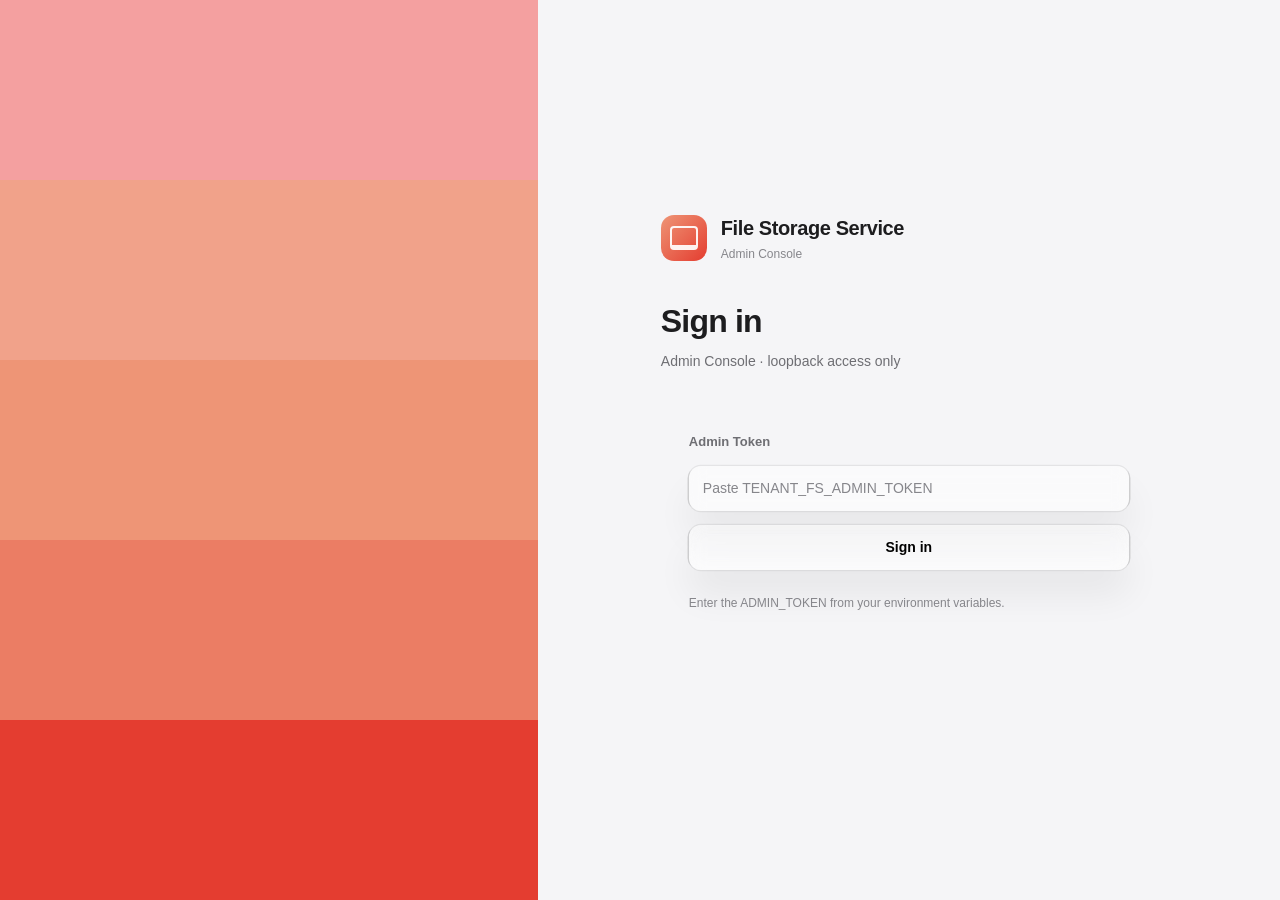
<file: src/admin_ui/static/login.html>
<!doctype html>
<html lang="en">
<head>
<meta charset="utf-8">
<meta name="viewport" content="width=device-width, initial-scale=1">
<meta name="robots" content="noindex, nofollow">
<title>File Storage Service · Sign in</title>
<link rel="stylesheet" href="style.css?v=3">
</head>
<body data-page="login">

<!-- Login view: standalone page (not part of the app shell) -->
<div id="view-login" class="login-wrap">
  <div class="login-stage">
    <div class="color-blocks" aria-hidden="true">
      <div class="block block-1"></div>
      <div class="block block-2"></div>
      <div class="block block-3"></div>
      <div class="block block-4"></div>
      <div class="block block-5"></div>
    </div>

    <div class="login-side">
      <div class="brand">
        <div class="brand-mark" aria-hidden="true"></div>
        <div>
          <p class="brand-name">File Storage Service</p>
          <p class="brand-sub">Admin Console</p>
        </div>
      </div>

      <div class="title-block">
        <h2>Sign in</h2>
        <p>Admin Console · loopback access only</p>
      </div>

      <form id="login-form" class="login-form" autocomplete="off">
        <label for="login-token">Admin Token</label>
        <input class="glass" id="login-token" type="password" required spellcheck="false"
               autocapitalize="off" autocomplete="off" placeholder="Paste TENANT_FS_ADMIN_TOKEN">
        <p id="login-error" class="err" role="alert" hidden></p>
        <button type="submit" class="glass-btn btn btn-primary">Sign in</button>
        <p class="login-note">Enter the ADMIN_TOKEN from your environment variables.</p>
      </form>
    </div>
  </div>
</div>

<script src="gsap.min.js?v=3" defer></script>
<script src="app.js?v=16" defer></script>
</body>
</html>
</file>
<file: src/admin_ui/static/style.css>
/* ============================================================
   Admin console styles — neutral gray + teal accent (deliberately
   avoiding indigo/purple palettes)
   System fonts, zero external resources
   ============================================================ */

/* The HTML `hidden` attribute must always win over any display rule below
   (.login-wrap / .shell set display:flex, which would otherwise keep hidden
   views rendered and stacked — the login card on top hides the app shell). */
[hidden] {
	display: none !important;
}

:root {
	--bg: #f5f5f7;
	--surface: #ffffff;
	--surface-2: #f5f5f7;
	--border: rgba(0, 0, 0, 0.08);
	--border-strong: rgba(0, 0, 0, 0.18);
	--text: #1d1d1f;
	--text-2: #6e6e73;
	--muted: #86868b;

	--accent: #e43d30; /* brand coral red */
	--accent-hover: #c12e24;
	--accent-soft: #fdecea;

	--ok: #1d7a33;
	--ok-soft: #e5f5e8;
	--warn: #b25000;
	--warn-soft: #fff8e6;
	--danger: #ff3b30;
	--danger-soft: #ffe5e4;
	--neutral: #5b6672;
	--neutral-soft: #eceff2;

	--radius: 14px;
	--radius-sm: 12px;
	--shadow: 0 1px 2px rgba(16, 24, 40, 0.05), 0 8px 28px rgba(0, 0, 0, 0.07);
	--mono:
		ui-monospace, SFMono-Regular, Menlo, Consolas, "Liberation Mono",
		monospace;
}

* {
	box-sizing: border-box;
}

html,
body {
	margin: 0;
	padding: 0;
	background: var(--bg);
	color: var(--text);
	font-family:
		-apple-system, BlinkMacSystemFont, "SF Pro Text", "Segoe UI",
		"PingFang TC", "PingFang SC", Roboto, Helvetica, Arial, sans-serif;
	font-size: 14px;
	line-height: 1.5;
}

h1 {
	font-size: 20px;
	margin: 14px 0 4px;
}
h2 {
	font-size: 17px;
	margin: 0;
	font-weight: 650;
}

/* ---------- Login (eSchool / Apple HIG glass language) ---------- */
.login-wrap {
	display: flex;
	min-height: 100vh;
}
.login-stage {
	display: grid;
	grid-template-columns: minmax(340px, 42%) 1fr;
	min-height: 100vh;
	width: 100%;
}

/* five stacked brand color blocks (left pane) */
.color-blocks {
	display: flex;
	flex-direction: column;
}
.color-blocks .block {
	flex: 1;
}
.block-1 {
	background: #f4a0a0;
}
.block-2 {
	background: #f1a28a;
}
.block-3 {
	background: #ee9576;
}
.block-4 {
	background: #eb7d64;
}
.block-5 {
	background: #e43d30;
}

.login-side {
	display: flex;
	flex-direction: column;
	justify-content: center;
	width: 100%;
	max-width: 560px;
	margin: 0 auto;
	padding: 48px 32px 96px;
}
.login-side .brand {
	display: flex;
	align-items: center;
	gap: 14px;
	margin-bottom: 34px;
}
.brand-mark {
	width: 46px;
	height: 46px;
	border-radius: 13px;
	corner-shape: squircle;
	flex-shrink: 0;
	background: linear-gradient(135deg, #ee9576, #e43d30);
	position: relative;
}
.brand-mark::after {
	content: "";
	position: absolute;
	inset: 11px 9px;
	border: 2px solid #fff;
	border-radius: 4px;
	border-bottom-width: 5px;
	opacity: 0.92;
}
.brand-mark.sm {
	width: 26px;
	height: 26px;
	border-radius: 7px;
	corner-shape: squircle;
}
.brand-mark.sm::after {
	inset: 7px 5px;
	border-width: 1.5px;
	border-bottom-width: 4px;
}
.login-side .brand-name {
	font-size: 20px;
	font-weight: 700;
	letter-spacing: -0.02em;
	margin: 0;
}
.login-side .brand-sub {
	font-size: 12px;
	color: var(--muted);
	margin: 2px 0 0;
	font-weight: 500;
}

.title-block {
	margin-bottom: 30px;
}
.title-block h2 {
	font-size: 32px;
	font-weight: 800;
	letter-spacing: -0.025em;
	margin: 0 0 6px;
}
.title-block p {
	font-size: 14px;
	color: var(--text-2);
	margin: 0;
}

.login-form {
	display: flex;
	flex-direction: column;
	gap: 14px;
	position: relative;
	padding: 30px 28px 26px;
}
.login-form > * {
	position: relative;
	z-index: 1;
}
.login-form label {
	font-size: 13px;
	color: var(--text-2);
	font-weight: 600;
}
.login-form input {
	font: inherit;
	width: 100%;
	background: rgba(255, 255, 255, 0.5);
	border: none;
	color: var(--text);
	border-radius: 12px;
	corner-shape: squircle;
	padding: 12px 14px;
	font-size: 14px;
	transition: box-shadow 0.15s ease;
}
.login-form input:focus {
	outline: none;
	border-color: transparent;
}
.login-form input::placeholder {
	color: var(--muted);
}
.login-form .btn-primary {
	color: black;
	padding: 12px 18px;
	border: none;
	font-weight: 600;
	border-radius: 12px;
	corner-shape: squircle;
	transition: .3s;
}
.login-form .btn-primary:hover {
	background: #f0f0f0;
}
.login-form .btn-primary:active {
	transform: scale(0.985);
}
.login-form .btn-primary:focus-visible {
	outline: none;
}
.login-form .err {
	margin: 0;
	color: var(--danger);
	font-size: 13px;
	background: var(--danger-soft);
	padding: 8px 10px;
	border-radius: 12px;
}
.login-note {
	margin: 10px 0 0;
	color: var(--muted);
	font-size: 12px;
	line-height: 1.55;
}

/* ---------- Forms ---------- */
.field {
	display: flex;
	flex-direction: column;
	gap: 5px;
}
.field.inline {
	flex-direction: row;
	align-items: center;
	gap: 8px;
}
.field.inline .field-label {
	white-space: nowrap;
}
.field-label {
	font-size: 12.5px;
	color: var(--text-2);
	font-weight: 600;
}
input,
select {
	font: inherit;
	padding: 9px 11px;
	border: 1px solid transparent;
	border-radius: var(--radius-sm);
	corner-shape: squircle;
	background: rgba(255, 255, 255, 0.5);
	color: var(--text);
	width: 100%;
	transition: box-shadow 0.15s ease;
}
input:focus,
select:focus {
	outline: none;
	border-color: transparent;
}
input::placeholder {
	color: var(--muted);
}
.form-error {
	margin: 0;
	color: var(--danger);
	font-size: 13px;
	background: var(--danger-soft);
	padding: 8px 10px;
	border-radius: var(--radius-sm);
	corner-shape: squircle;
}

/* ---------- Buttons (Apple HIG glass style) ---------- */
.btn {
	font: inherit;
	font-weight: 600;
	padding: 8px 14px;
	border-radius: var(--radius-sm);
	corner-shape: squircle;
	appearance: none;
	-webkit-appearance: none;
	border: 1px solid rgba(0, 0, 0, 0.07);
	cursor: pointer;
	background: rgba(255, 255, 255, 0.5);
	color: var(--text);
	white-space: nowrap;
	transition:
		background 0.15s ease,
		border-color 0.15s ease,
		transform 0.05s ease;
}
.btn:hover {
	background: rgba(255, 255, 255, 0.85);
}
.btn:active {
	transform: scale(0.98);
}
.btn:focus-visible {
	outline: none;
}
.btn-primary {
	background: #1d1d1f;
	border-color: #1d1d1f;
	color: #fff;
}
.btn-primary:hover {
	background: #000;
	border-color: #000;
}
.btn-ghost {
	background: transparent;
	border-color: transparent;
	color: var(--text-2);
}
.btn-ghost:hover {
	background: rgba(0, 0, 0, 0.06);
}
.btn-danger {
	background: var(--danger);
	border-color: var(--danger);
	color: #fff;
}
.btn-danger:hover {
	background: #e0352b;
}
.btn-danger-ghost {
	background: transparent;
	border-color: transparent;
	color: var(--danger);
}
.btn-danger-ghost:hover {
	background: #fff0f0;
}
.btn-block {
	width: 100%;
}
.btn-sm {
	padding: 4px 10px;
	font-size: 12.5px;
}
.btn[disabled] {
	opacity: 0.5;
	cursor: not-allowed;
}

/* ---------- Shell / Sidebar ---------- */
.shell {
	display: flex;
	min-height: 100vh;
}
.sidebar {
	width: 220px;
	flex: none;
	background: var(--surface);
	border-right: 1px solid var(--border);
	display: flex;
	flex-direction: column;
	padding: 16px 12px;
}
.side-brand {
	display: flex;
	align-items: center;
	gap: 10px;
	font-weight: 700;
	font-size: 14px;
	padding: 4px 8px 18px;
}
.side-nav {
	display: flex;
	flex-direction: column;
	gap: 2px;
	flex: 1;
}
.nav-item {
	display: flex;
	align-items: center;
	gap: 10px;
	font: inherit;
	font-size: 13.5px;
	font-weight: 550;
	padding: 9px 12px;
	border: 0;
	border-radius: var(--radius-sm);
	corner-shape: squircle;
	background: transparent;
	color: var(--text-2);
	cursor: pointer;
	text-align: left;
}
.nav-item:hover {
	background: var(--surface-2);
}
.nav-item.active {
	background: var(--accent-soft);
	color: var(--accent-hover);
}
.nav-ico {
	width: 18px;
	text-align: center;
}
.side-foot {
	padding-top: 12px;
	border-top: 1px solid var(--border);
}

.main {
	flex: 1;
	min-width: 0;
	padding: 22px 26px 48px;
}
.topbar {
	display: flex;
	align-items: center;
	justify-content: space-between;
	margin-bottom: 16px;
}
.topbar-actions {
	display: flex;
	gap: 8px;
}

/* ---------- Table cards ---------- */
.table-card {
	background: var(--surface);
	border: 1px solid var(--border);
	border-radius: var(--radius);
	corner-shape: squircle;
	box-shadow: var(--shadow);
	overflow: hidden;
}
.table-wrap {
	overflow-x: auto;
}
table {
	width: 100%;
	border-collapse: collapse;
}
th,
td {
	text-align: left;
	padding: 10px 14px;
	border-bottom: 1px solid var(--border);
	vertical-align: middle;
}
th {
	font-size: 12px;
	color: var(--muted);
	font-weight: 600;
	background: var(--surface-2);
	white-space: nowrap;
}
tbody tr:last-child td {
	border-bottom: 0;
}
tbody tr:hover {
	background: #fbfcfd;
}
td.num,
th.num {
	text-align: right;
	font-variant-numeric: tabular-nums;
}
.mono {
	font-family: var(--mono);
	font-size: 12.5px;
}
.cell-2 {
	color: var(--text-2);
	font-size: 12.5px;
}
.cell-muted {
	color: var(--muted);
	font-size: 12.5px;
}

/* ---------- Badges ---------- */
.badge {
	display: inline-flex;
	align-items: center;
	gap: 5px;
	font-size: 12px;
	font-weight: 600;
	padding: 2px 9px;
	border-radius: 999px;
}
.badge::before {
	content: "";
	width: 6px;
	height: 6px;
	border-radius: 50%;
	background: currentColor;
}
.badge-ok {
	background: var(--ok-soft);
	color: var(--ok);
}
.badge-warn {
	background: var(--warn-soft);
	color: var(--warn);
}
.badge-danger {
	background: var(--danger-soft);
	color: var(--danger);
}
.badge-neutral {
	background: var(--neutral-soft);
	color: var(--neutral);
}

/* ---------- Quota bar ---------- */
.quota {
	min-width: 140px;
}
.quota-bar {
	height: 6px;
	background: var(--neutral-soft);
	border-radius: 999px;
	overflow: hidden;
	margin-top: 4px;
}
.quota-fill {
	height: 100%;
	background: var(--accent);
	border-radius: 999px;
}
.quota-fill.hot {
	background: var(--warn);
}
.quota-fill.full {
	background: var(--danger);
}

/* ---------- Banner ---------- */
.banner {
	padding: 10px 14px;
	border-radius: var(--radius-sm);
	corner-shape: squircle;
	font-size: 13px;
	margin-bottom: 14px;
}
.banner-error {
	background: var(--danger-soft);
	color: var(--danger);
}
.banner-info {
	background: var(--accent-soft);
	color: var(--accent-hover);
}
.banner-warn {
	background: var(--warn-soft);
	color: var(--warn);
}

/* ---------- Filter bar ---------- */
.filter-bar {
	display: flex;
	gap: 12px;
	align-items: flex-end;
	margin-bottom: 14px;
	flex-wrap: wrap;
}
.filter-bar input {
	width: 140px;
}

/* ---------- Empty / loading states ---------- */
.empty,
.loading {
	padding: 40px 20px;
	text-align: center;
	color: var(--muted);
	font-size: 13.5px;
}

/* ---------- Modal ---------- */
.modal-overlay {
	position: fixed;
	inset: 0;
	background: rgba(15, 23, 32, 0.45);
	display: flex;
	align-items: center;
	justify-content: center;
	padding: 20px;
	z-index: 50;
}
.modal {
	width: 100%;
	max-width: 480px;
	max-height: 90vh;
	overflow: auto;
	background: var(--surface);
	border-radius: var(--radius);
	corner-shape: squircle;
	box-shadow: var(--shadow);
	padding: 22px 24px;
}
.modal.wide {
	max-width: 620px;
}
.modal h3 {
	margin: 0 0 6px;
	font-size: 16px;
}
.modal p {
	margin: 6px 0;
	color: var(--text-2);
}
.modal-actions {
	display: flex;
	gap: 8px;
	justify-content: flex-end;
	margin-top: 18px;
}
.modal .field {
	margin-bottom: 12px;
}
.secret-box {
	font-family: var(--mono);
	font-size: 12.5px;
	background: var(--surface-2);
	border: 1px dashed var(--border-strong);
	border-radius: var(--radius-sm);
	corner-shape: squircle;
	padding: 10px 12px;
	word-break: break-all;
}

/* ---------- Responsive ---------- */
@media (max-width: 760px) {
	.shell {
		flex-direction: column;
	}
	.sidebar {
		width: 100%;
		flex-direction: row;
		align-items: center;
		gap: 10px;
		padding: 10px 12px;
		border-right: 0;
		border-bottom: 1px solid var(--border);
	}
	.side-brand {
		padding: 0;
	}
	.side-nav {
		flex-direction: row;
	}
	.nav-item {
		padding: 7px 10px;
	}
	.side-foot {
		border: 0;
		padding: 0;
		margin-left: auto;
	}
	.main {
		padding: 16px 12px 40px;
	}
}

/* Login responsive: narrow screens collapse to a single column */
@media (max-width: 860px) {
	.login-stage {
		grid-template-columns: 1fr;
		grid-template-rows: 32vh 1fr;
	}
	.color-blocks {
		flex-direction: row;
	}
	.login-side {
		padding: 36px 22px 80px;
		justify-content: flex-start;
	}
	.title-block h2 {
		font-size: 27px;
	}
}

/* ============================================================
   Current-feature additions, on the restored design language
   (Settings / storage dashboard, modal root, view titles, audit)
   ============================================================ */

.view {
	display: grid;
	gap: 18px;
}
.view-title {
	margin: 0;
	font-size: 24px;
	font-weight: 700;
	letter-spacing: -0.01em;
}

.modal-root {
	position: fixed;
	inset: 0;
	z-index: 50;
	display: grid;
	place-items: center;
	pointer-events: none;
}

.stat-grid {
	display: grid;
	grid-template-columns: repeat(auto-fit, minmax(150px, 1fr));
	gap: 14px;
}
.stat-card {
	background: var(--surface);
	border-radius: var(--radius);
	padding: 18px 20px;
	box-shadow: var(--shadow);
	display: grid;
	gap: 4px;
}
.stat-label {
	font-size: 11.5px;
	font-weight: 600;
	letter-spacing: 0.04em;
	text-transform: uppercase;
	color: var(--muted);
}
.stat-value {
	font-size: 26px;
	font-weight: 700;
	letter-spacing: -0.02em;
	font-variant-numeric: tabular-nums;
}
.stat-sub {
	font-size: 12px;
	color: var(--muted);
}

.settings-wrap {
	display: grid;
	gap: 18px;
}
.settings-card {
	display: grid;
	gap: 14px;
}

.audit-result {
	font-family: var(--mono);
	font-size: 11.5px;
	white-space: pre-wrap;
	line-height: 1.55;
	background: var(--surface-2);
	border: 1px solid var(--border);
	border-radius: var(--radius-sm);
	padding: 14px 16px;
	max-height: 260px;
	overflow: auto;
	color: var(--text-2);
}

/* Multi-page admin: nav items and footer buttons are <a> links now.
   Normalize anchors so they inherit the button/nav look with no underline. */
a {
	text-decoration: none;
	color: inherit;
}
a.nav-item {
	display: flex;
}
a.btn {
	justify-content: center;
}

.glass,
section,
.glass-btn,
.tile {
	position: relative;
	--base-shadow-width: 4px;
	background: rgba(255, 255, 255, 0.42);
	box-shadow:
		var(--base-shadow-width) 0px 0px calc(var(--base-shadow-width) * -0.6)
			#44444420,
		calc(var(--base-shadow-width) * -1) 0px 0px
			calc(var(--base-shadow-width) * -0.6) #44444420,
		0px 0px 0px calc(var(--base-shadow-width) * 0.3) #39393915,
		0px calc(var(--base-shadow-width) * 6.4) 36px rgba(0, 0, 0, 0.06);
	-webkit-backdrop-filter: blur(8px);
	backdrop-filter: blur(8px);
	border: 1px solid rgba(255, 255, 255, 0.65);
	border-radius: var(--radius-lg);
	corner-shape: squircle;
}
.glass::after,
section::after,
.glass-btn::after,
.tile::after {
	content: "";
	position: absolute;
	top: 0;
	left: 0;
	width: 100%;
	height: 100%;
	border-radius: inherit;
	corner-shape: squircle;
	overflow: hidden;
	opacity: 0.7;
	pointer-events: none;
	box-shadow:
		inset 0px 0px 16px 0px rgba(255, 255, 255, 0.3),
		inset 0px -6.4px 16px 0px rgba(255, 255, 255, 0.4),
		inset 0px 6.4px 16px 0px rgba(0, 0, 0, 0.02),
		inset 0px 0px 16px 0px rgba(255, 255, 255, 0.1);
}
.glass > *,
section > * {
	position: relative;
	z-index: 1;
}
</file>
